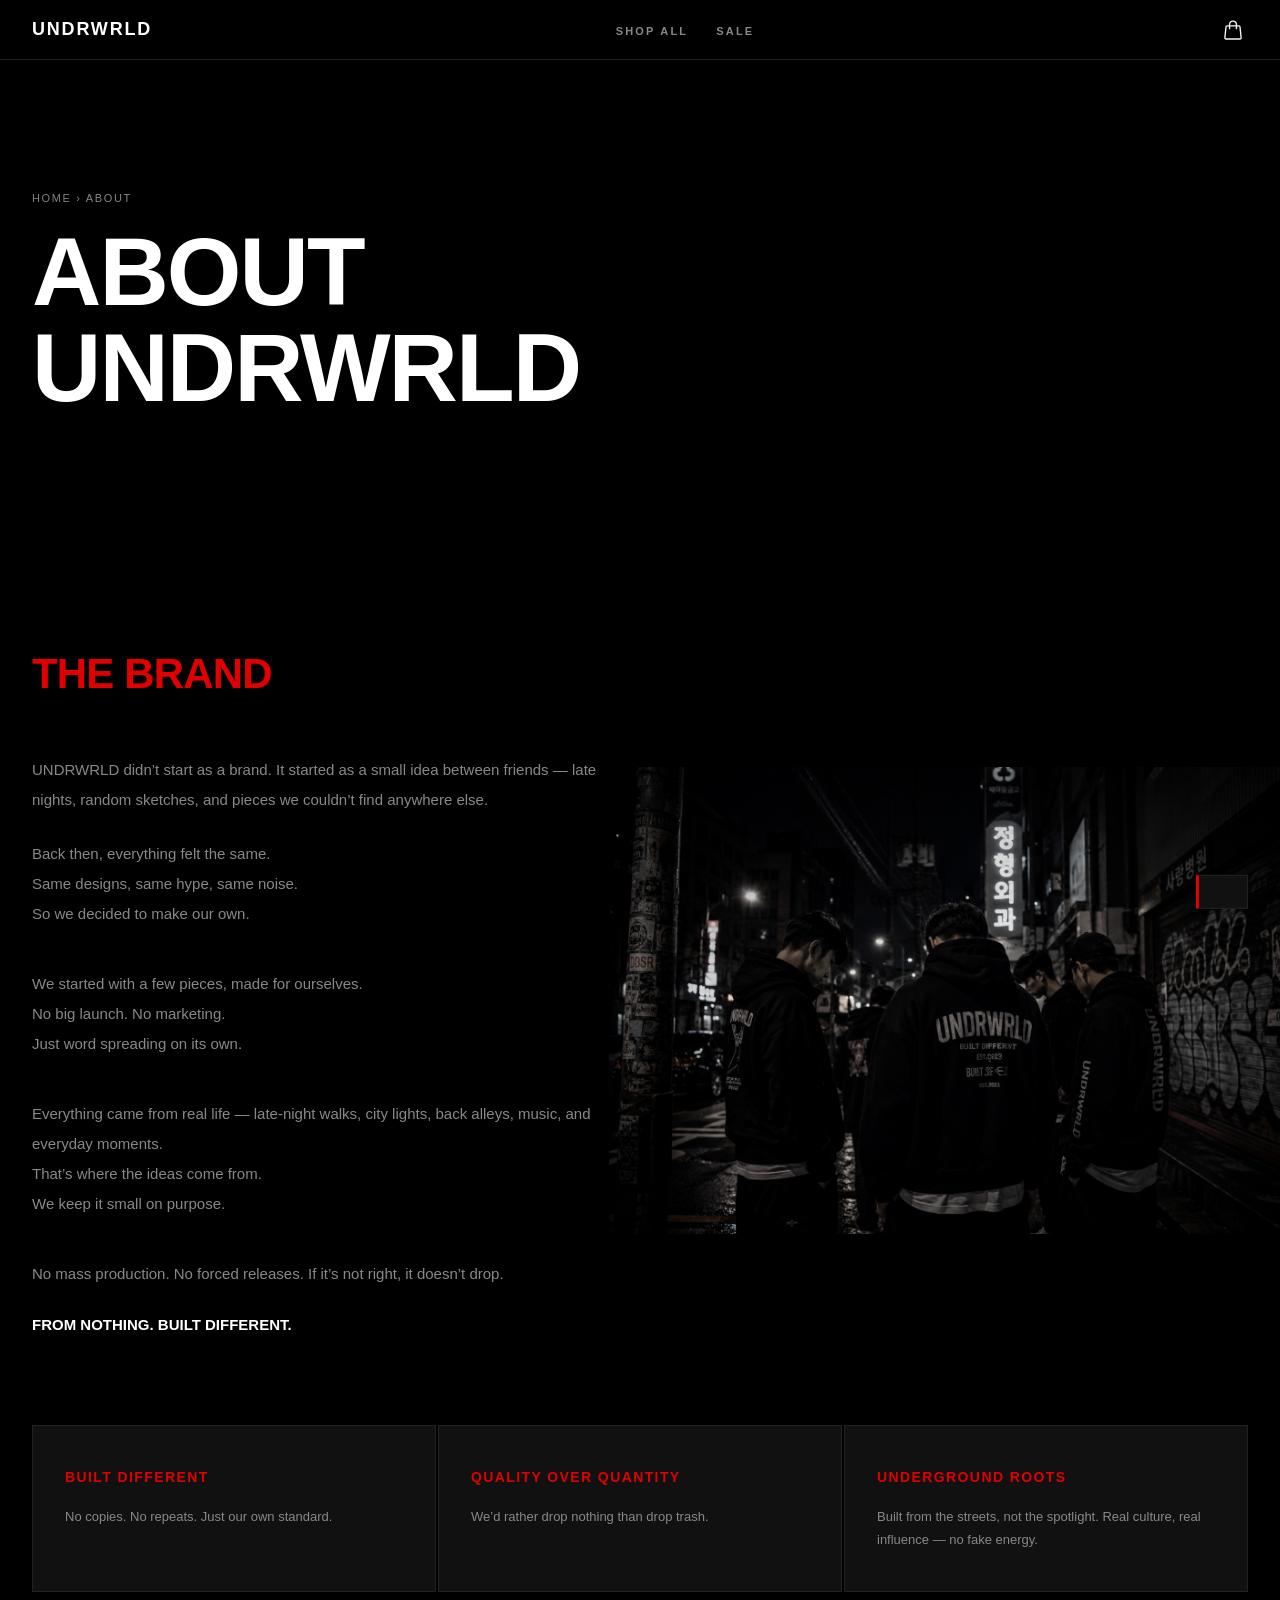
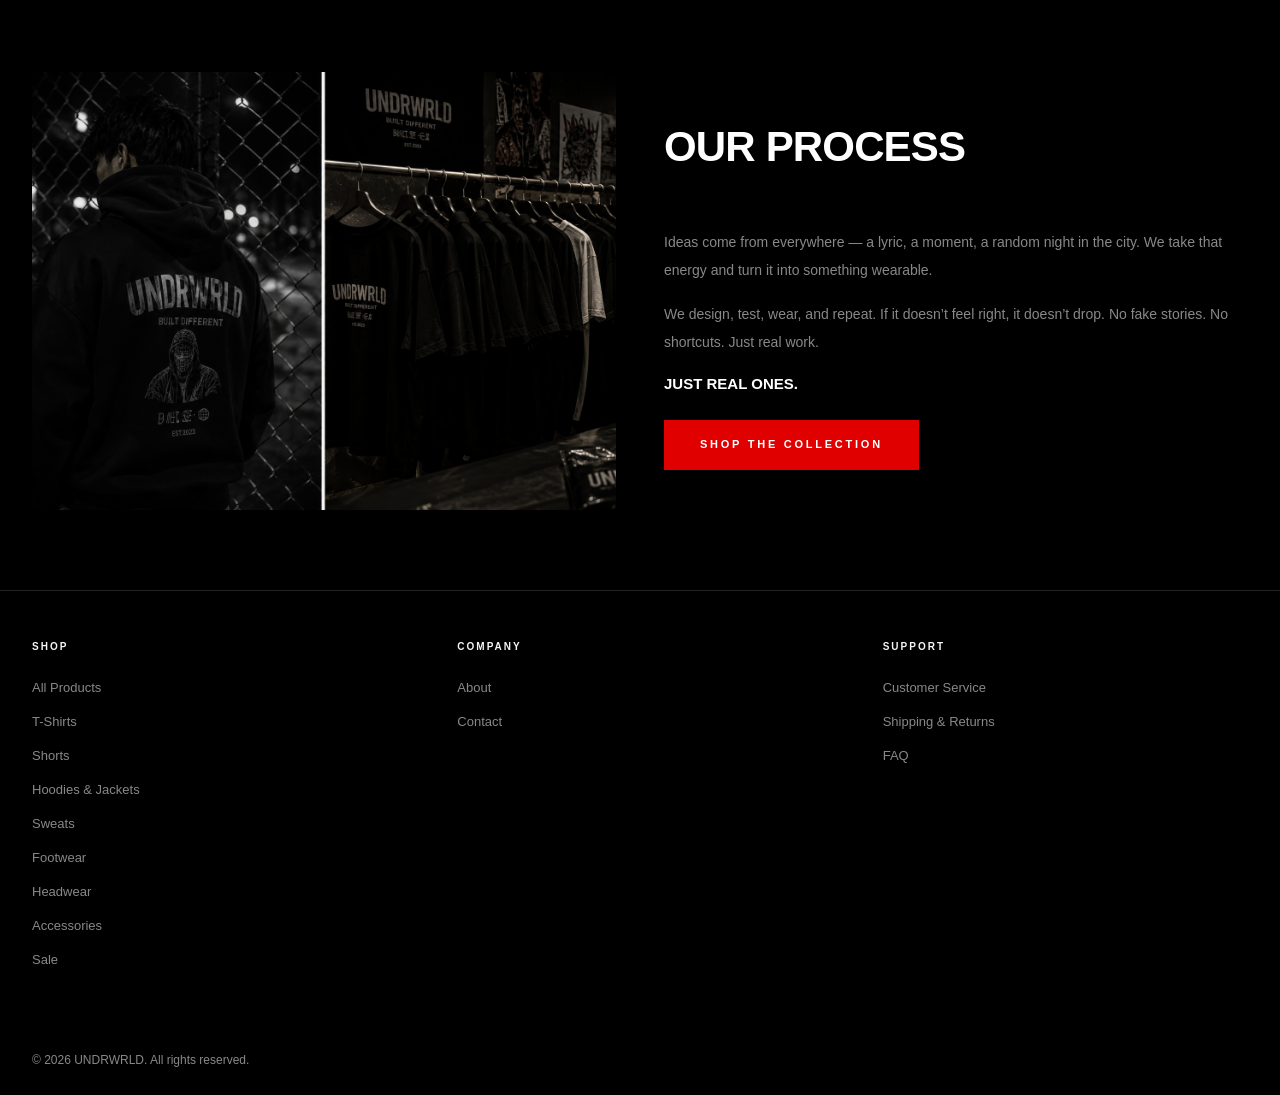
<file: about.html>
<!DOCTYPE html>
<html lang="en">
<head>
<meta charset="UTF-8">
<meta name="viewport" content="width=device-width, initial-scale=1.0">
<title>About — UNDRWRLD</title>
<link rel="stylesheet" href="style.css">
</head>
<body>
<nav id="navbar"></nav>

<div class="about-hero">
<div>
  <div class="breadcrumb" style="margin-bottom:16px;"><a href="index.html" style="color:rgba(255,255,255,.5);">Home</a> &rsaquo; About</div>
  <h1 style="font-family:var(--font-display);font-size:clamp(40px,8vw,96px);font-weight:700;text-transform:uppercase;letter-spacing:-.02em;line-height:1;">About<br>UNDRWRLD</h1>
</div>
</div>

<div class="about-body">
<div class="container">
<div style="margin-top:80px;display:grid;grid-template-columns:1fr 1fr;gap:60px;align-items:center;">

  <!-- LEFT TEXT -->
  <div>
    <h2 class="section-title" style="color:var(--primary);">The Brand</h2>

<div class="about-text">

  <p>
    UNDRWRLD didn’t start as a brand. It started as a small idea between friends — late nights, random sketches, and pieces we couldn’t find anywhere else.
  </p>
 
  <p>
    Back then, everything felt the same. <br>
    Same designs, same hype, same noise. <br>
     So we decided to make our own.
  </p>

  <p>
    We started with a few pieces, made for ourselves. <br>
    No big launch. No marketing. <br>
    Just word spreading on its own.
  </p>


  <p>
    Everything came from real life — late-night walks, city lights, back alleys, music, and everyday moments. <br>
    That’s where the ideas come from. <br>
      We keep it small on purpose.
  </p>

 
  <p>
    No mass production. No forced releases.
    If it’s not right, it doesn’t drop.
  </p>

</div>

  <p style="margin: 24px 0;font-weight:bold;color:#fff;">
  FROM NOTHING. BUILT DIFFERENT.
  </p>
  </div> 

  <!-- RIGHT IMAGE -->
  <div style="width:100%;height:100%;display:flex;align-items:center;justify-content:center;">
    <img src="UNDRWLRD IMAGE/UNDRWRLD.png" style="width:300%; max-width:700px; object-fit:cover;">
  </div>

</div>
</div>

<div class="about-values">
<div class="value-card">
<h3>Built Different</h3>
<p>No copies. No repeats. Just our own standard.</p>
</div>

<div class="value-card">
<h3>Quality Over Quantity</h3>
<p>We’d rather drop nothing than drop trash.</p>
</div>

<div class="value-card">
<h3>Underground Roots</h3>
<p>
Built from the streets, not the spotlight. Real culture, real influence — no fake energy.</p>
</div>
</div>


<div style="margin-top:80px;display:grid;grid-template-columns:1fr 1fr;gap:48px;align-items:center;">

  <!-- LEFT SIDE (IMAGE) -->
  <div style="aspect-ratio:4/3;overflow:hidden;">
    <img src="UNDRWLRD IMAGE/UNDRWRLD2.png" style="width:100%; height:100%;object-fit:cover;">
  </div>

  <!-- RIGHT SIDE (TEXT) -->
  <div>
    <h2 class="section-title">Our Process</h2>

    <p style="color:var(--muted);font-size:14px;line-height:2;">
      Ideas come from everywhere — a lyric, a moment, a random night in the city.
      We take that energy and turn it into something wearable.
    </p>

    <p style="color:var(--muted);font-size:14px;line-height:2;margin-top:16px;">
      We design, test, wear, and repeat. If it doesn’t feel right, it doesn’t drop.
      No fake stories. No shortcuts. Just real work.
    </p>

    <p style="margin-top:16px;font-weight:bold;color:#fff;">
      JUST REAL ONES.
    </p>

    <a href="shop.html" class="btn btn-primary" style="margin-top:24px;display:inline-flex;">
      Shop the Collection
    </a>
  </div>

</div>
</div>
</div>
</div>

<footer id="footer"></footer>
<div id="toast"></div>

<script src="js/data.js"></script>
<script src="js/utils.js"></script>
<script>
renderNavbar();
renderFooter();
</script>
</body>
</html>
</file>
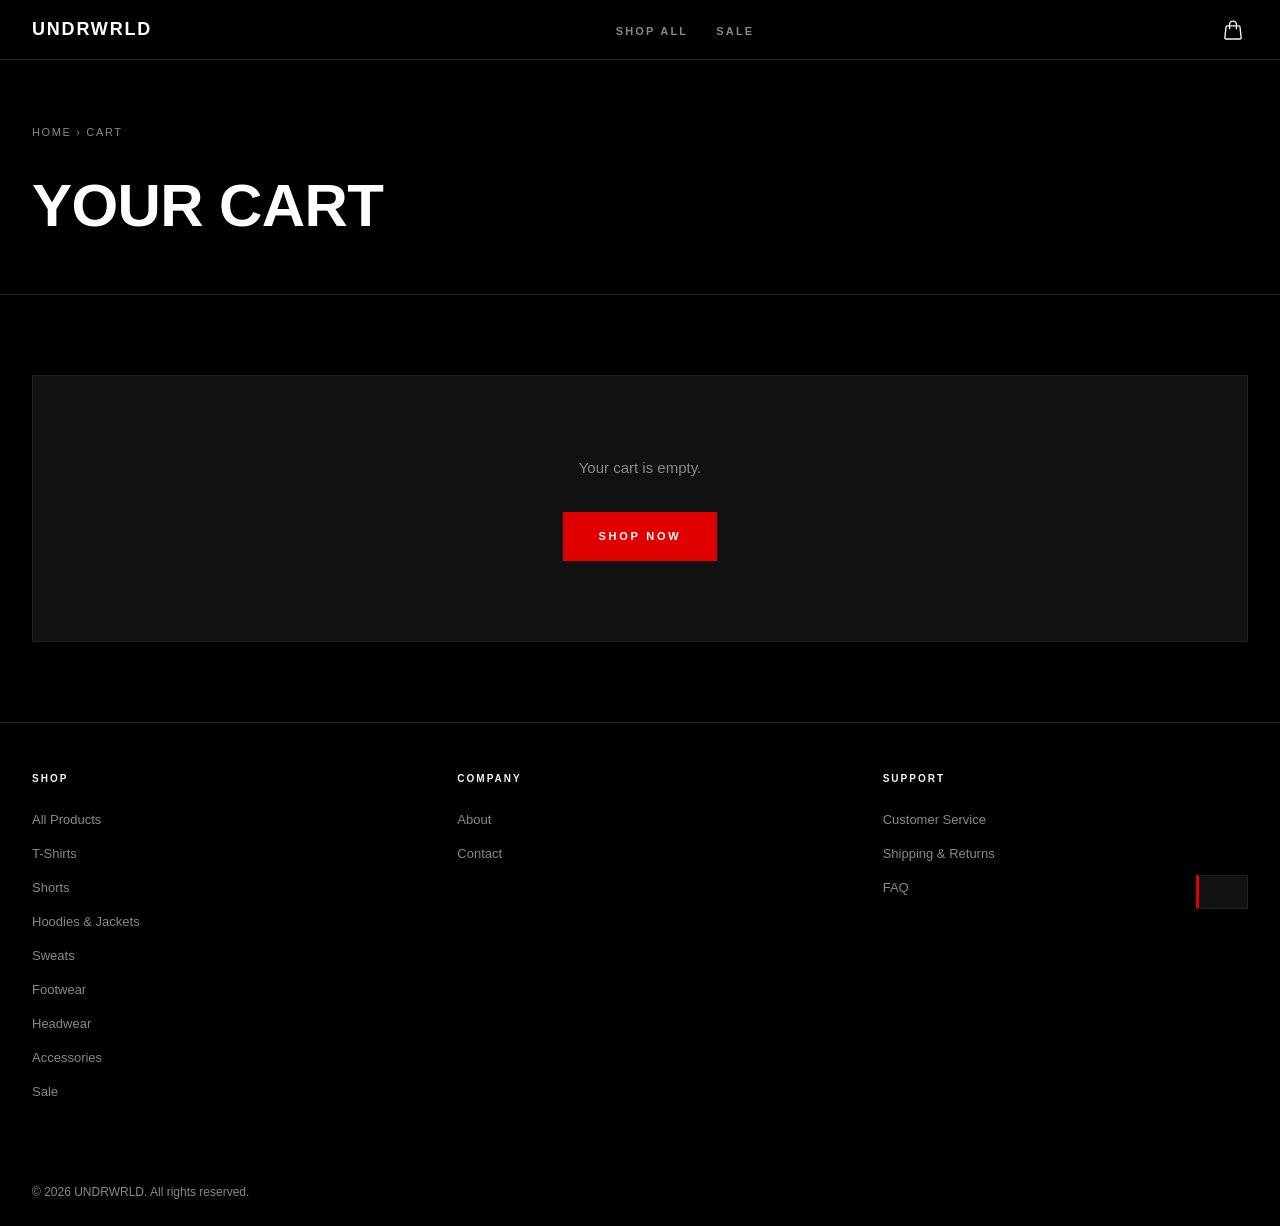
<file: cart.html>
<!DOCTYPE html>
<html lang="en">
<head>
<meta charset="UTF-8">
<meta name="viewport" content="width=device-width, initial-scale=1.0">
<title>Cart — UNDRWRLD</title>
<link rel="stylesheet" href="style.css">
</head>
<body>
<nav id="navbar"></nav>

<div class="page-header">
<div class="breadcrumb"><a href="index.html">Home</a> &rsaquo; Cart</div>
<h1 class="page-title">Your Cart</h1>
</div>

<section>
<div class="container">
<div id="cart-empty" class="empty-state" style="display:none;">
<p>Your cart is empty.</p>
<a href="shop.html" class="btn btn-primary">Shop Now</a>
</div>

<div id="cart-content" class="cart-layout" style="display:none;">
<!-- Items -->
<div>
<div class="cart-header">
<div>Product</div>
<div>Price</div>
<div style="text-align:center;">Qty</div>
<div>Total</div>
<div></div>
</div>
<div id="cart-items"></div>
</div>

<!-- Summary -->
<div class="order-summary-box">
<h3>Order Summary</h3>
<div class="summary-row"><span>Subtotal</span><span id="s-subtotal"></span></div>
<div class="summary-row"><span>Shipping</span><span style="color:var(--primary);font-size:10px;letter-spacing:.1em;text-transform:uppercase;">Calculated at checkout</span></div>
<div class="summary-total">
<span>Total</span>
<span id="s-total"></span>
</div>
<a href="checkout.html" class="btn btn-primary btn-full" style="margin-top:24px;display:flex;">Checkout</a>
<a href="shop.html" class="btn btn-ghost btn-full" style="margin-top:10px;display:flex;">Continue Shopping</a>
</div>
</div>
</div>
</section>

<footer id="footer"></footer>
<div id="toast"></div>

<script src="js/data.js"></script>
<script src="js/utils.js"></script>
<script>
renderNavbar();
renderFooter();
renderCart();

function renderCart() {
const cart = getCart();
const empty = document.getElementById('cart-empty');
const content = document.getElementById('cart-content');

if (cart.length === 0) {
empty.style.display = 'block';
content.style.display = 'none';
return;
}
empty.style.display = 'none';
content.style.display = 'grid';

const subtotal = getCartTotal();
document.getElementById('s-subtotal').textContent = fmt(subtotal);
document.getElementById('s-total').textContent = fmt(subtotal);

const itemsEl = document.getElementById('cart-items');
itemsEl.innerHTML = cart.map(item => `
<div class="cart-item">
<div class="cart-item-info">
<img class="cart-item-img" src="${item.image}" alt="${item.name}" onclick="location.href='product.html?id=${item.productId}'" style="cursor:pointer;">
<div>
<div class="cart-item-name">${item.name}</div>
<div class="cart-item-size">Size: ${item.size}</div>
</div>
</div>
<div class="cart-item-price">${fmt(item.price)}</div>
<div class="cart-item-qty">${item.qty}</div>
<div class="cart-item-total">${fmt(item.price * item.qty)}</div>
<button class="cart-remove" onclick="handleRemove('${item.key}', '${item.name}')" title="Remove">&times;</button>
</div>`).join('');
}

function handleRemove(key, name) {
removeFromCart(key);
showToast(`${name} removed`);
renderCart();
}
</script>
</body>
</html>
</file>
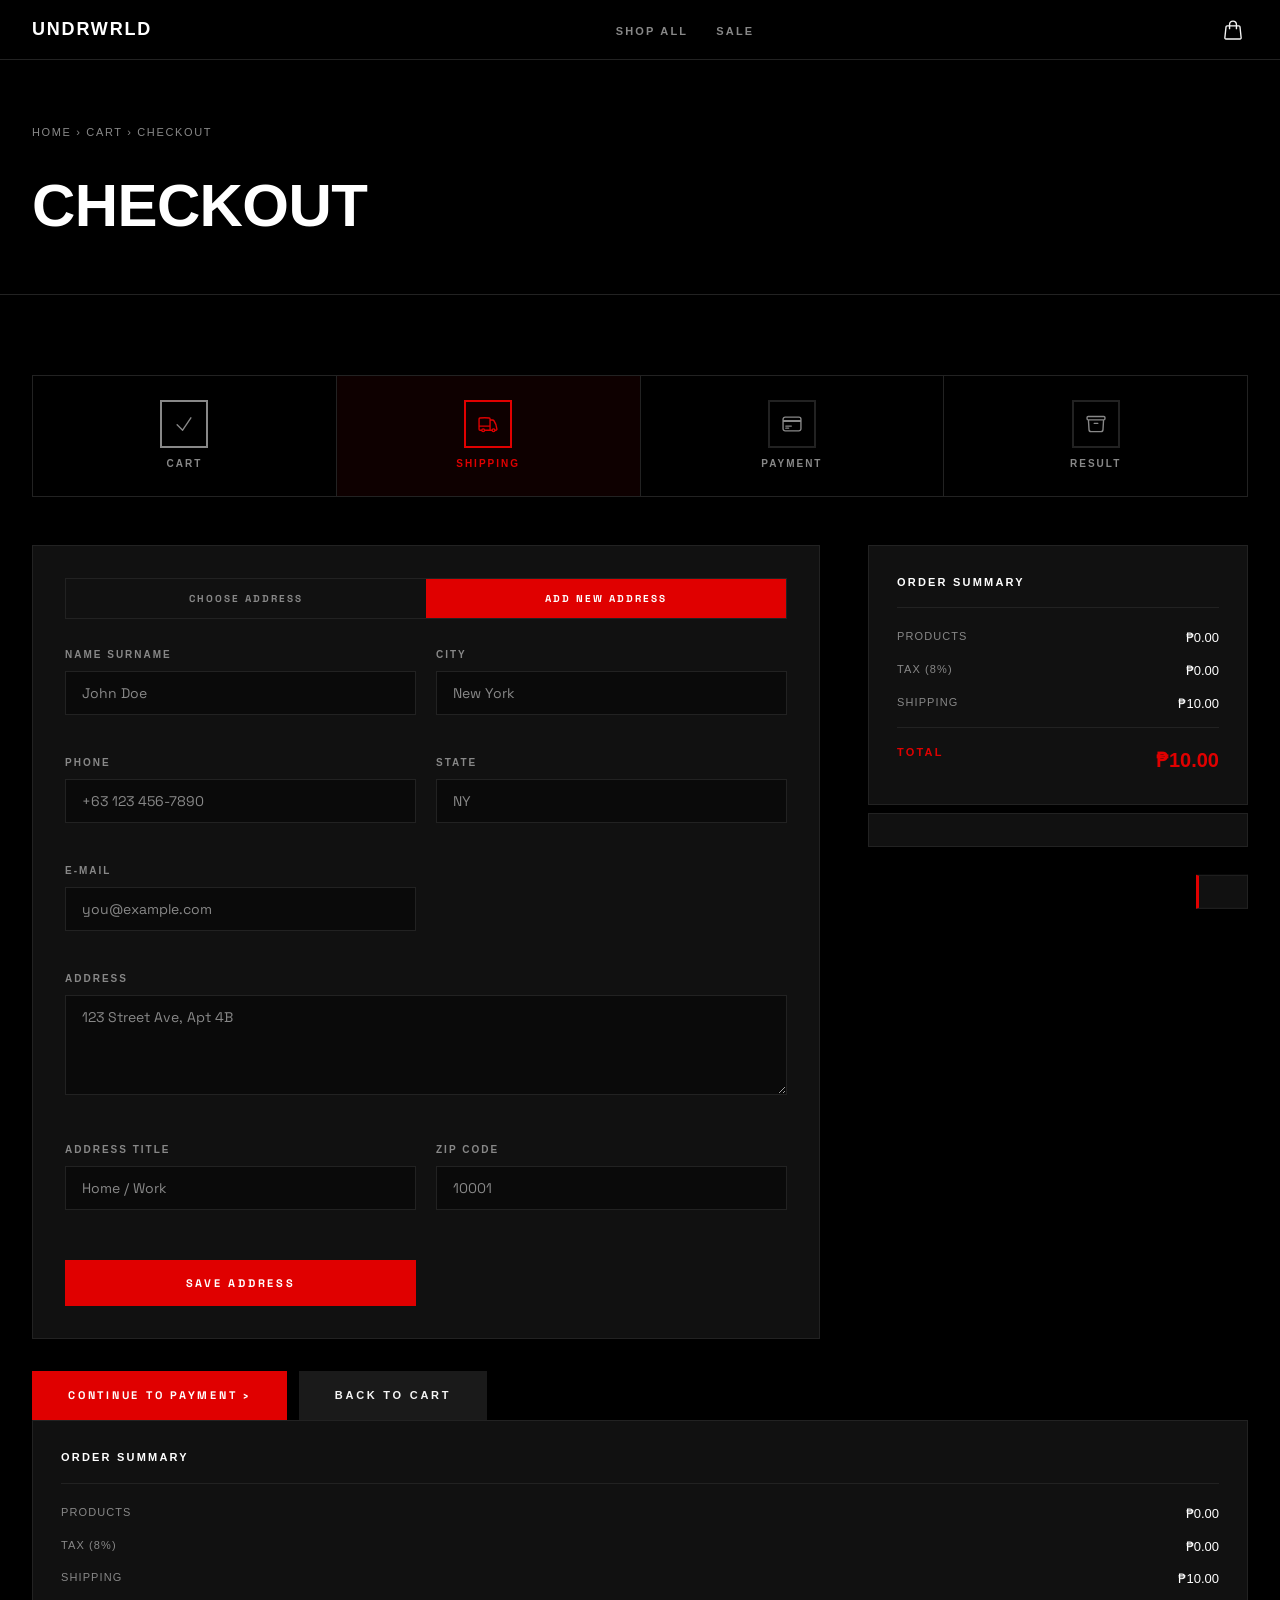
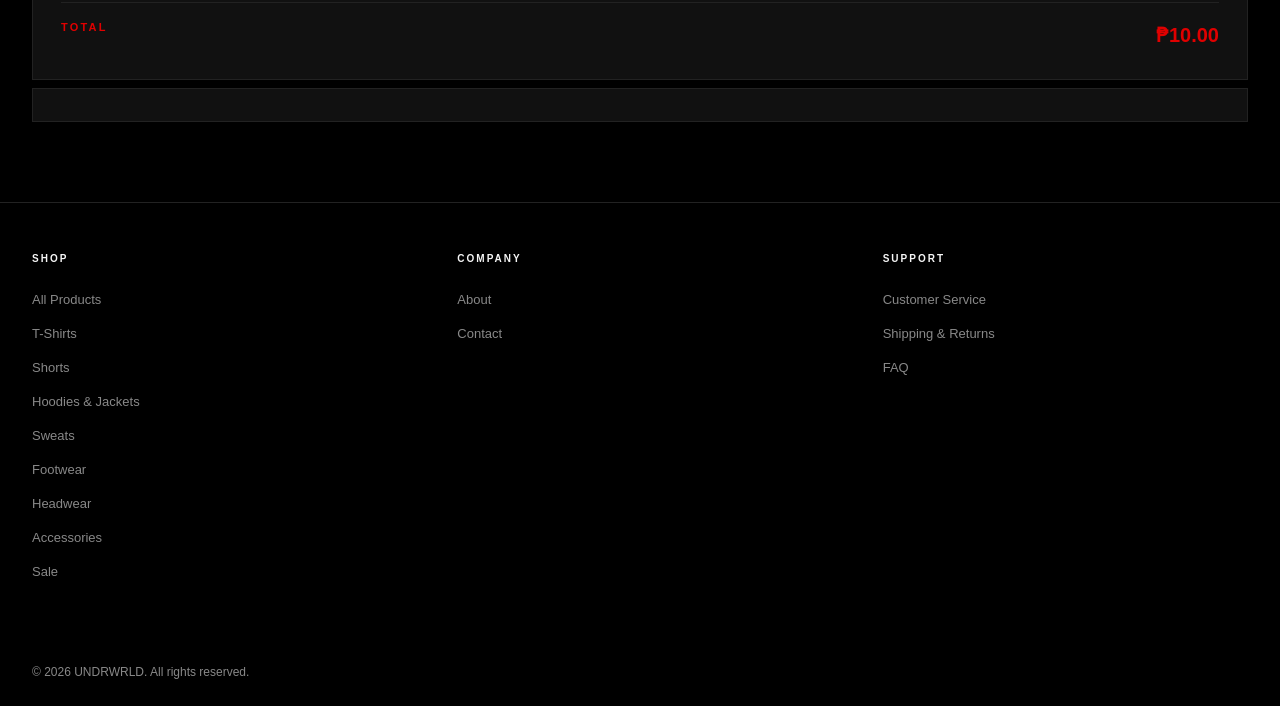
<file: checkout.html>
<!DOCTYPE html>
<html lang="en">
<head>
<meta charset="UTF-8">
<meta name="viewport" content="width=device-width, initial-scale=1.0">
<title>Checkout — UNDRWRLD</title>
<link rel="stylesheet" href="style.css">
</head>
<body>
<nav id="navbar"></nav>

<div class="page-header">
<div class="breadcrumb"><a href="index.html">Home</a> &rsaquo; <a href="cart.html">Cart</a> &rsaquo; Checkout</div>
<h1 class="page-title">Checkout</h1>
</div>

<section>
<div class="container">

<!-- STEP INDICATORS -->
<div class="checkout-steps">
<div class="step-item done" id="step-cart">
<div class="step-icon">
<svg xmlns="http://www.w3.org/2000/svg" fill="none" viewBox="0 0 24 24" stroke-width="1.5" stroke="currentColor"><path stroke-linecap="round" stroke-linejoin="round" d="M4.5 12.75l6 6 9-13.5"/></svg>
</div>
<div class="step-name">Cart</div>
</div>
<div class="step-item active" id="step-shipping">
<div class="step-icon">
<svg xmlns="http://www.w3.org/2000/svg" fill="none" viewBox="0 0 24 24" stroke-width="1.5" stroke="currentColor"><path stroke-linecap="round" stroke-linejoin="round" d="M8.25 18.75a1.5 1.5 0 01-3 0m3 0a1.5 1.5 0 00-3 0m3 0h6m-9 0H3.375a1.125 1.125 0 01-1.125-1.125V14.25m17.25 4.5a1.5 1.5 0 01-3 0m3 0a1.5 1.5 0 00-3 0m3 0h1.125c.621 0 1.129-.504 1.09-1.124a17.902 17.902 0 00-3.213-9.193 2.056 2.056 0 00-1.58-.86H14.25M16.5 18.75h-2.25m0-11.177v-.958c0-.568-.422-1.048-.987-1.106a48.554 48.554 0 00-10.026 0 1.106 1.106 0 00-.987 1.106v7.635m12-6.677v6.677m0 4.5v-4.5m0 0h-12"/></svg>
</div>
<div class="step-name">Shipping</div>
</div>
<div class="step-item" id="step-payment">
<div class="step-icon">
<svg xmlns="http://www.w3.org/2000/svg" fill="none" viewBox="0 0 24 24" stroke-width="1.5" stroke="currentColor"><path stroke-linecap="round" stroke-linejoin="round" d="M2.25 8.25h19.5M2.25 9h19.5m-16.5 5.25h6m-6 2.25h3m-3.75 3h15a2.25 2.25 0 002.25-2.25V6.75A2.25 2.25 0 0019.5 4.5h-15a2.25 2.25 0 00-2.25 2.25v10.5A2.25 2.25 0 004.5 19.5z"/></svg>
</div>
<div class="step-name">Payment</div>
</div>
<div class="step-item" id="step-result">
<div class="step-icon">
<svg xmlns="http://www.w3.org/2000/svg" fill="none" viewBox="0 0 24 24" stroke-width="1.5" stroke="currentColor"><path stroke-linecap="round" stroke-linejoin="round" d="M20.25 7.5l-.625 10.632a2.25 2.25 0 01-2.247 2.118H6.622a2.25 2.25 0 01-2.247-2.118L3.75 7.5M10 11.25h4M3.375 7.5h17.25c.621 0 1.125-.504 1.125-1.125v-1.5c0-.621-.504-1.125-1.125-1.125H3.375c-.621 0-1.125.504-1.125 1.125v1.5c0 .621.504 1.125 1.125 1.125z"/></svg>
</div>
<div class="step-name">Result</div>
</div>
</div>

<!-- SHIPPING STEP -->
<div id="view-shipping" class="checkout-layout">
<div>
<div class="checkout-section">
<div class="tab-bar">
<button class="tab-btn" id="tab-choose" onclick="setTab('choose')">Choose Address</button>
<button class="tab-btn active" id="tab-new" onclick="setTab('new')">Add New Address</button>
</div>

<div id="tab-choose-content" style="display:none;padding:48px 0;text-align:center;color:var(--muted);font-size:13px;text-transform:uppercase;letter-spacing:.1em;">
No saved addresses. Add a new one.
</div>

<div id="tab-new-content">
<div class="checkout-form">
<div class="form-group"><label class="form-label">Name Surname</label><input type="text" id="sh-name" placeholder="John Doe"></div>
<div class="form-group"><label class="form-label">City</label><input type="text" id="sh-city" placeholder="New York"></div>
<div class="form-group"><label class="form-label">Phone</label><input type="text" id="sh-phone" placeholder="+63 123 456-7890"></div>
<div class="form-group"><label class="form-label">State</label><input type="text" id="sh-state" placeholder="NY"></div>
<div class="form-group"><label class="form-label">E-Mail</label><input type="email" id="sh-email" placeholder="you@example.com"></div>
<div class="form-group span2"><label class="form-label">Address</label><textarea id="sh-address" rows="3" placeholder="123 Street Ave, Apt 4B"></textarea></div>
<div class="form-group"><label class="form-label">Address Title</label><input type="text" id="sh-title" placeholder="Home / Work"></div>
<div class="form-group"><label class="form-label">ZIP Code</label><input type="text" id="sh-zip" placeholder="10001"></div>

    <button type="button" class="btn btn-primary" onclick="saveAddress()" style="margin-top:10px;">
    Save Address
    </button>   

</div>
</div>
</div>
<div class="checkout-actions">
<button class="btn btn-primary" onclick="goToPayment()">Continue to Payment ›</button>
<a href="cart.html" class="btn btn-ghost">Back to Cart</a>
</div>
</div>
<div>
<div class="order-summary-box" id="summary-box"></div>
<div class="mini-cart-items" id="mini-cart"></div>
</div>
</div>

<!-- PAYMENT STEP -->
<div id="view-payment" class="checkout-layout" style="display:none;">
<div>
<div class="checkout-section">
<div style="display:flex;align-items:center;gap:12px;margin-bottom:28px;padding-bottom:20px;border-bottom:1px solid var(--border);">
<svg xmlns="http://www.w3.org/2000/svg" fill="none" viewBox="0 0 24 24" stroke-width="1.5" stroke="var(--primary)" width="20" height="20"><path stroke-linecap="round" stroke-linejoin="round" d="M2.25 8.25h19.5M2.25 9h19.5m-16.5 5.25h6m-6 2.25h3m-3.75 3h15a2.25 2.25 0 002.25-2.25V6.75A2.25 2.25 0 0019.5 4.5h-15a2.25 2.25 0 00-2.25 2.25v10.5A2.25 2.25 0 004.5 19.5z"/></svg>
            <span style="font-size:11px;font-weight:700;letter-spacing:.2em;text-transform:uppercase;">Payment Method</span>
</div>
<div style="margin-bottom:20px;">
    <label class="form-label">Select Payment Method</label>

    <select id="payment-method" onchange="togglePaymentMethod()" style="width:100%;padding:12px;">
    <option value="card">Credit / Debit Card</option>
    <option value="cod">Cash on Delivery (COD)</option>
    <option value="gcash">GCash</option>
    </select>
    </div>
<div id="card-fields" style="display:flex; flex-direction:column; gap:20px;">
  
  <div class="form-group">
    <label class="form-label">Name on Card</label>
    <input type="text" id="pay-name" placeholder="John Doe">
  </div>

  <div class="form-group">
    <label class="form-label">Card Number</label>
    <input type="text" id="pay-number" placeholder="0000 0000 0000 0000">
  </div>

  <div style="display:grid;grid-template-columns:1fr 1fr;gap:20px;">
    <div class="form-group">
      <label class="form-label">Expiry</label>
      <input type="text" id="pay-expiry" placeholder="MM/YY">
    </div>

    <div class="form-group">
      <label class="form-label">CVV</label>
      <input type="text" id="pay-cvv" placeholder="000">
    </div>
  </div>
</div>

    <p style="font-size:11px;color:var(--muted);">Your payment information is encrypted and secure. We do not store card details.</p>

        <!-- COD -->
<div id="cod-info" style="display:none; font-size:13px; color:var(--muted);">
Cash on Delivery selected. Please prepare the exact amount upon delivery.
</div>

        <!-- GCASH -->
<div id="gcash-info" style="display:none;">

  <p><strong>GCash Number:</strong> 09XXXXXXXXX</p>
  <p><strong>Name:</strong> UNDRWRLD</p>

  <div class="form-group">
    <label class="form-label">Upload Payment Screenshot</label>
    <input type="file" id="gcash-proof" accept="image/*">
  </div>
</div>

</div>
</div>
<div class="checkout-actions">
    <button class="btn btn-primary" onclick="placeOrder()">Place Order ›</button>
    <button class="btn btn-ghost" onclick="goToShipping()">Back to Shipping</button>
    </div>
</div>
<div>
    <div class="order-summary-box" id="summary-box-2"></div>
    <div class="mini-cart-items" id="mini-cart-2"></div>
</div>
</div>

        <!-- RESULT STEP -->
<div id="view-result" style="display:none;">
<div class="result-wrap">
<div class="result-icon">
<svg xmlns="http://www.w3.org/2000/svg" fill="none" viewBox="0 0 24 24" stroke-width="2" stroke="currentColor"><path stroke-linecap="round" stroke-linejoin="round" d="M4.5 12.75l6 6 9-13.5"/></svg>
</div>
    <h2 class="result-title">Order Confirmed</h2>
    <p class="result-order" id="order-number"></p>
    <p class="result-msg">Your order has been placed successfully. You will receive a confirmation email shortly. Thank you for shopping with UNDRWRLD.</p>
    <div class="result-actions">
    <a href="shop.html" class="btn btn-primary btn-lg">Continue Shopping</a>
    <a href="index.html" class="btn btn-ghost btn-lg">Back to Home</a>
    </div>
</div>
</div>

</div>
</section>

<footer id="footer"></footer>
<div id="toast"></div>

<script src="js/data.js"></script>
<script src="js/utils.js"></script>
<script>
renderNavbar();
renderFooter();

const TAX = 0.08;
const SHIP = 10;

function summaryHTML(id) {
    const cart = getCart();
    const subtotal = getCartTotal();
    const tax = subtotal * TAX;
    const total = subtotal + tax + SHIP;
return `
<h3>Order Summary</h3>
    <div class="summary-row"><span>Products</span><span>${fmt(subtotal)}</span></div>
    <div class="summary-row"><span>Tax (8%)</span><span>${fmt(tax)}</span></div>
    <div class="summary-row"><span>Shipping</span><span>${fmt(SHIP)}</span></div>
    <div class="summary-total"><span>Total</span><span>${fmt(total)}</span></div>`;
}

function miniCartHTML() {
const cart = getCart();
    if (!cart.length) return '';
    return `<h4>Items (${getCartCount()})</h4>` +
    cart.map(i => `
    <div class="mini-cart-item">
    <img src="${i.image}" alt="${i.name}">
<div>
    <div class="mini-cart-item-name">${i.name}</div>
    <div class="mini-cart-item-sub">Size: ${i.size} · Qty: ${i.qty}</div>
    <div class="mini-cart-item-price">${fmt(i.price * i.qty)}</div>
</div>
</div>`).join('');
}

function initSummaries() {
    document.getElementById('summary-box').innerHTML = summaryHTML();
    document.getElementById('mini-cart').innerHTML = miniCartHTML();
    document.getElementById('summary-box-2').innerHTML = summaryHTML();
    document.getElementById('mini-cart-2').innerHTML = miniCartHTML();
    }

initSummaries();
togglePaymentMethod();
loadSavedAddresses();

function setTab(t) {
    document.getElementById('tab-choose').classList.toggle('active', t === 'choose');
    document.getElementById('tab-new').classList.toggle('active', t === 'new');
    document.getElementById('tab-choose-content').style.display = t === 'choose' ? 'block' : 'none';
    document.getElementById('tab-new-content').style.display = t === 'new' ? 'block' : 'none';
}

function saveAddress() {
  const address = {
    name: document.getElementById('sh-name').value,
    city: document.getElementById('sh-city').value,
    phone: document.getElementById('sh-phone').value,
    state: document.getElementById('sh-state').value,
    email: document.getElementById('sh-email').value,
    address: document.getElementById('sh-address').value,
    title: document.getElementById('sh-title').value,
    zip: document.getElementById('sh-zip').value
  };

  if (!address.name || !address.city || !address.address) {
    showToast("PLEASE FILL IN ALL REQUIRED FIELDS");
    return;
  }

  let saved = JSON.parse(localStorage.getItem('addresses')) || [];
  saved.push(address);
  localStorage.setItem('addresses', JSON.stringify(saved));

  showToast("Address saved!");
  loadSavedAddresses();
}
 
function loadSavedAddresses() {
  const container = document.getElementById('tab-choose-content');
  const saved = JSON.parse(localStorage.getItem('addresses')) || [];

  if (!saved.length) {
    container.innerHTML = "No saved addresses. Add a new one.";
    return;
  }

  container.innerHTML = saved.map((a, i) => `
    <div style="border:1px solid #333;padding:12px;margin-bottom:10px;">
      
      <div onclick="selectAddress(${i})" style="cursor:pointer;">
        <strong>${a.title || 'Address'}</strong><br>
        ${a.name} - ${a.phone}<br>
        ${a.address}, ${a.city}, ${a.state} ${a.zip}
      </div>

      <div style="margin-top:10px; display:flex; gap:10px;">
        <button onclick="editAddress(${i})" class="btn btn-ghost">Edit</button>
        <button onclick="deleteAddress(${i})" class="btn btn-ghost">Delete</button>
      </div>

    </div>
  `).join('');
}

function deleteAddress(index) {
  let saved = JSON.parse(localStorage.getItem('addresses')) || [];

  saved.splice(index, 1); // remove
  localStorage.setItem('addresses', JSON.stringify(saved));

  showToast("Address deleted");
  loadSavedAddresses();
}

function editAddress(index) {
  const saved = JSON.parse(localStorage.getItem('addresses')) || [];
  const a = saved[index];

  // fill form
  document.getElementById('sh-name').value = a.name;
  document.getElementById('sh-city').value = a.city;
  document.getElementById('sh-phone').value = a.phone;
  document.getElementById('sh-state').value = a.state;
  document.getElementById('sh-email').value = a.email;
  document.getElementById('sh-address').value = a.address;
  document.getElementById('sh-title').value = a.title;
  document.getElementById('sh-zip').value = a.zip;

  // remove old entry so it can be replaced on save
  saved.splice(index, 1);
  localStorage.setItem('addresses', JSON.stringify(saved));

  setTab('new');
  showToast("Edit your address then click Save");
}


function selectAddress(index) {
  const saved = JSON.parse(localStorage.getItem('addresses')) || [];
  const a = saved[index];

  document.getElementById('sh-name').value = a.name;
  document.getElementById('sh-city').value = a.city;
  document.getElementById('sh-phone').value = a.phone;
  document.getElementById('sh-state').value = a.state;
  document.getElementById('sh-email').value = a.email;
  document.getElementById('sh-address').value = a.address;
  document.getElementById('sh-title').value = a.title;
  document.getElementById('sh-zip').value = a.zip;

  setTab('new');
  showToast("Address selected!");
}

function setStep(s) {
    ['cart','shipping','payment','result'].forEach((name, i) => {
    const el = document.getElementById('step-' + name);
    el.className = 'step-item';
    if (name === s) el.classList.add('active');
    else if (['cart','shipping','payment','result'].indexOf(name) < ['cart','shipping','payment','result'].indexOf(s)) el.classList.add('done');
});
    document.getElementById('view-shipping').style.display = s === 'shipping' ? 'grid' : 'none';
    document.getElementById('view-payment').style.display = s === 'payment' ? 'grid' : 'none';
    document.getElementById('view-result').style.display = s === 'result' ? 'block' : 'none';
}

function goToPayment() {
    const name = document.getElementById('sh-name').value.trim();
    const city = document.getElementById('sh-city').value.trim();
    const email = document.getElementById('sh-email').value.trim();
    const address = document.getElementById('sh-address').value.trim();
    const zip = document.getElementById('sh-zip').value.trim();
    if (!name || !city || !email || !address || !zip) {
    showToast('Please fill in all required fields');
return;
}
setStep('payment');
window.scrollTo({ top: 0, behavior: 'smooth' });
}


function togglePaymentMethod() {
  const method = document.getElementById('payment-method').value;

  const card = document.getElementById('card-fields');
  const cod = document.getElementById('cod-info');
  const gcash = document.getElementById('gcash-info');

  card.style.display = 'none';
  cod.style.display = 'none';
  gcash.style.display = 'none';

  if (method === 'card') {
    card.style.display = 'flex';
  }

  if (method === 'cod') {
    cod.style.display = 'block';
  }

  if (method === 'gcash') {
    gcash.style.display = 'block';
  }
}

function goToShipping() {
setStep('shipping');
window.scrollTo({ top: 0, behavior: 'smooth' });
}

function placeOrder() {
  const method = document.getElementById('payment-method').value;

  // CARD VALIDATION
  if (method === 'card') {
    const pname = document.getElementById('pay-name').value.trim();
    const pnum = document.getElementById('pay-number').value.replace(/\s/g,'');
    const exp = document.getElementById('pay-expiry').value.trim();
    const cvv = document.getElementById('pay-cvv').value.trim();

    if (!pname || pnum.length < 16 || exp.length < 5 || cvv.length < 3) {
      showToast('PLEASE FILL IN ALL CARD DETAILS');
      return;
    }
  }

  
  if (method === 'gcash') {
    const fileInput = document.getElementById('gcash-proof');

    
    if (!fileInput || fileInput.files.length === 0) {
      showToast('UPLOAD GCASH PAYMENT SCREENSHOT');
      return; // 
    }
  }

  //  PROCEED ORDER
  const orderNo = 'UW-' + Math.floor(100000 + Math.random() * 900000);
  document.getElementById('order-number').textContent = 'Order #' + orderNo;

  saveCart([]);
  setStep('result');

  window.scrollTo({ top: 0, behavior: 'smooth' });
}

function formatCardNumber(el) {
el.value = el.value.replace(/\D/g,'').slice(0,16).replace(/(.{4})/g,'$1 ').trim();
}

function formatExpiry(el) {
el.value = el.value.replace(/\D/g,'').slice(0,4).replace(/^(\d{2})(\d)/, '$1/$2');
}
</script>
</body>
</html>
</file>
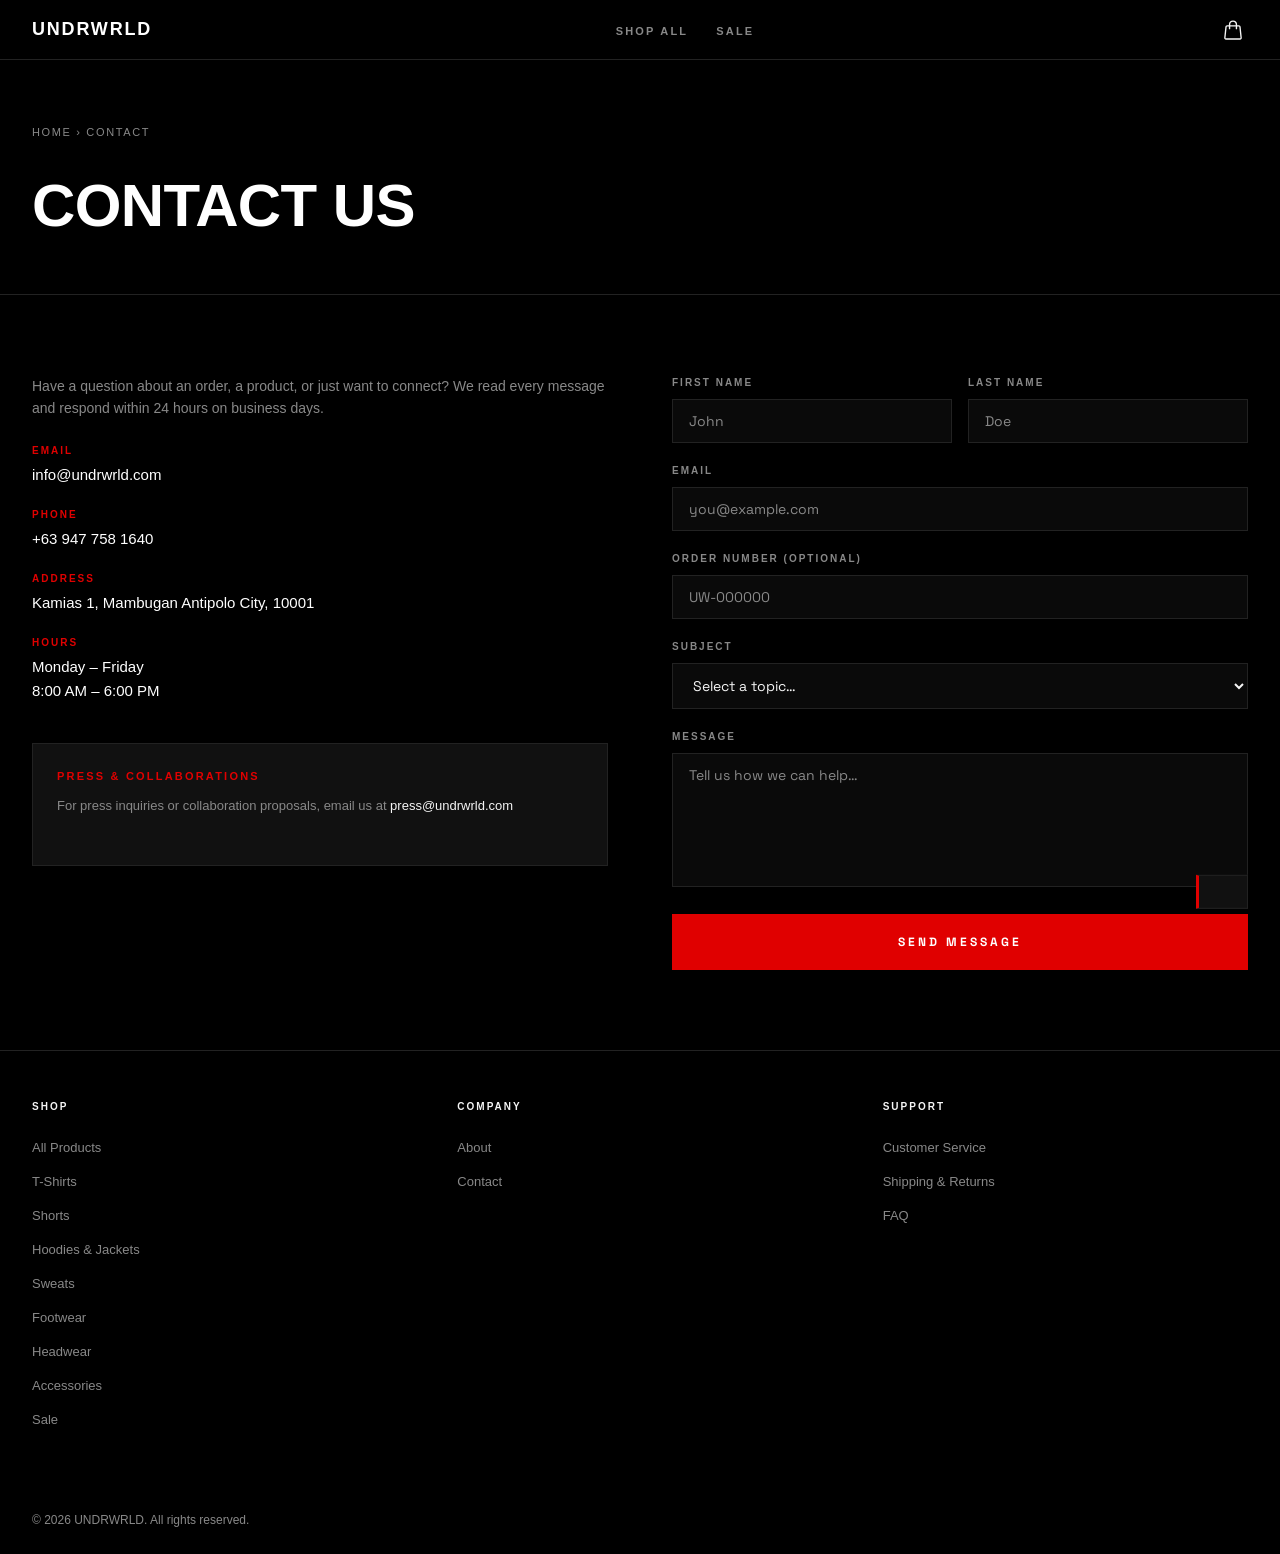
<file: contact.html>
<!DOCTYPE html>
<html lang="en">
<head>
<meta charset="UTF-8">
<meta name="viewport" content="width=device-width, initial-scale=1.0">
<title>Contact — UNDRWRLD</title>
<link rel="stylesheet" href="style.css">
</head>
<body>
<nav id="navbar"></nav>

<div class="page-header">
<div class="breadcrumb"><a href="index.html">Home</a> &rsaquo; Contact</div>
<h1 class="page-title">Contact Us</h1>
</div>

<section>
<div class="container">
<div class="contact-grid">
<div class="contact-info">

<p>Have a question about an order, a product, or just want to connect? We read every message and respond within 24 hours on business days.</p>

<div class="contact-detail"><strong>Email</strong>info@undrwrld.com</div>

<div class="contact-detail"><strong>Phone</strong>+63 947 758 1640</div>

<div class="contact-detail"><strong>Address</strong>Kamias 1, Mambugan Antipolo City, 10001</div>

<div class="contact-detail"><strong>Hours</strong>Monday – Friday<br>8:00 AM – 6:00 PM </div>

<div style="margin-top:40px;padding:24px;background:var(--bg-card);border:1px solid var(--border);">

<p style="font-size:11px;font-weight:700;letter-spacing:.2em;text-transform:uppercase;color:var(--primary);margin-bottom:8px;">Press & Collaborations</p>

<p style="font-size:13px;color:var(--muted);line-height:1.8;">For press inquiries or collaboration proposals, email us at <span style="color:var(--text);">press@undrwrld.com</span></p>
</div>
</div>

<form onsubmit="handleContact(event)">
<div class="form-row">
    <div class="form-group"><label class="form-label">First Name</label><input type="text" placeholder="John" required></div>
    <div class="form-group"><label class="form-label">Last Name</label><input type="text" placeholder="Doe" required></div>
</div>
    <div class="form-group"><label class="form-label">Email</label><input type="email" placeholder="you@example.com" required></div>
    <div class="form-group"><label class="form-label">Order Number (Optional)</label><input type="text" placeholder="UW-000000"></div>
    <div class="form-group">
<label class="form-label">Subject</label>
<select>
    <option value="">Select a topic…</option>
    <option>Order inquiry</option>
    <option>Shipping / tracking</option>
    <option>Returns & exchanges</option>
    <option>Product question</option>
    <option>Press / collaboration</option>
    <option>Other</option>
</select>
</div>
    <div class="form-group"><label class="form-label">Message</label><textarea rows="6" placeholder="Tell us how we can help…" required></textarea></div>
    <button type="submit" class="btn btn-primary btn-lg" style="width:100%;">Send Message</button>
</form>
</div>
</div>
</section>

<footer id="footer"></footer>
<div id="toast"></div>

<script src="js/data.js"></script>
<script src="js/utils.js"></script>
<script>
renderNavbar();
renderFooter();

function handleContact(e) {
e.preventDefault();
showToast('Message sent! We will get back to you within 24 hours.');
e.target.reset();
}
</script>
</body>
</html>
</file>
<file: style.css>
@import url('https://fonts.googleapis.com/css2?family=Space+Grotesk:wght@300;400;500;600;700&family=Syncopate:wght@400;700&display=swap');

*, *::before, *::after { box-sizing: border-box; margin: 0; padding: 0; }

:root {
--bg: #0a0a0a;
--bg-card: #111111;
--bg-secondary: #1a1a1a;
--border: #222222;
--text: #f5f5f5;
--muted: #888888;
--primary: #e00000;
--primary-hover: #c00000;
--font-body: 'Space Grotesk', sans-serif;
--font-display: 'Syncopate', sans-serif;
}

html { scroll-behavior: smooth; }

body {
background: var(--bg);
color: var(--text);
font-family: var(--font-body);
font-size: 15px;
line-height: 1.6;
min-height: 100vh;
}

a { color: inherit; text-decoration: none; }
img { display: block; width: 100%; }
button { cursor: pointer; font-family: var(--font-body); }
input, textarea, select {
font-family: var(--font-body);
background: var(--bg);
color: var(--text);
border: 1px solid var(--border);
padding: 12px 16px;
font-size: 14px;
width: 100%;
outline: none;
transition: border-color .2s;
border-radius: 0;
}
input:focus, textarea:focus, select:focus { border-color: var(--primary); }
input::placeholder, textarea::placeholder { color: var(--muted); }

/* ─── NAVBAR ─── */
#navbar {
position: sticky;
top: 0;
z-index: 100;
background: #000;
border-bottom: 1px solid var(--border);
display: flex;
align-items: center;
justify-content: space-between;
padding: 0 32px;
height: 60px;
gap: 32px;
}

.nav-logo {
font-family: var(--font-display);
font-size: 18px;
font-weight: 700;
letter-spacing: .1em;
white-space: nowrap;
}

.nav-links {
display: flex;
gap: 28px;
list-style: none;
flex: 1;
justify-content: center;
}

.nav-links a {
font-size: 11px;
font-weight: 700;
letter-spacing: .2em;
text-transform: uppercase;
color: var(--muted);
transition: color .2s;
}
.nav-links a:hover { color: var(--text); }

.nav-cart {
position: relative;
background: none;
border: none;
color: var(--text);
padding: 4px;
display: flex;
align-items: center;
}
.nav-cart svg { width: 22px; height: 22px; }
.cart-badge {
position: absolute;
top: -4px;
right: -6px;
background: var(--primary);
color: #fff;
font-size: 10px;
font-weight: 700;
width: 18px;
height: 18px;
border-radius: 50%;
display: flex;
align-items: center;
justify-content: center;
display: none;
}
.cart-badge.show { display: flex; }

/* ─── HERO ─── */
.hero {
position: relative;
height: calc(100vh - 60px);
min-height: 520px;
display: flex;
flex-direction: column;
align-items: center;
justify-content: center;
text-align: center;
padding: 48px 32px;
overflow: hidden;
background: radial-gradient(ellipse at center, #1a0000 0%, #0a0a0a 70%);
}

.hero::before {
content: '';
position: absolute;
inset: 0;
background: url('https://images.unsplash.com/photo-1523398002811-999ca8dec234?w=1600&q=60') center/cover no-repeat;
opacity: .08;
}

.hero-title {
font-family: var(--font-display);
font-size: clamp(60px, 15vw, 150px);
font-weight: 700;
letter-spacing: -.02em;
line-height: 1;
text-transform: uppercase;
position: relative;
margin-bottom: 24px;
}

.hero-sub {
font-size: 12px;
font-weight: 700;
letter-spacing: .3em;
text-transform: uppercase;
color: var(--muted);
margin-bottom: 40px;
position: relative;
}

.hero-btns {
display: flex;
gap: 16px;
flex-wrap: wrap;
justify-content: center;
position: relative;
}

/* ─── BUTTONS ─── */
.btn {
display: inline-flex;
align-items: center;
justify-content: center;
gap: 8px;
padding: 16px 36px;
font-size: 11px;
font-weight: 700;
letter-spacing: .25em;
text-transform: uppercase;
border: none;
transition: all .2s;
cursor: pointer;
white-space: nowrap;
border-radius: 0;
}
.btn-primary { background: var(--primary); color: #fff; }
.btn-primary:hover { background: var(--primary-hover); }
.btn-outline { background: transparent; color: var(--text); border: 2px solid var(--text); }
.btn-outline:hover { background: var(--text); color: var(--bg); }
.btn-ghost { background: var(--bg-secondary); color: var(--text); }
.btn-ghost:hover { background: #2a2a2a; }
.btn-sm { padding: 10px 20px; font-size: 10px; }
.btn-lg { padding: 20px 48px; font-size: 12px; }
.btn-full { width: 100%; }
.btn:disabled { opacity: .4; cursor: not-allowed; }

/* ─── SECTIONS ─── */
section { padding: 80px 32px; }
.container { max-width: 1280px; margin: 0 auto; }

.section-title {
font-family: var(--font-display);
font-size: clamp(24px, 4vw, 42px);
font-weight: 700;
letter-spacing: -.02em;
text-transform: uppercase;
margin-bottom: 48px;
}

/* ─── FEATURED COLLECTIONS ─── */
.collections-grid {
display: grid;
grid-template-columns: repeat(auto-fill, minmax(160px, 1fr));
gap: 2px;
}

.collection-card {
position: relative;
aspect-ratio: 1;
overflow: hidden;
cursor: pointer;
display: block;
}
.collection-card img {
width: 100%;
height: 100%;
object-fit: cover;
transition: transform .4s;
}
.collection-card:hover img { transform: scale(1.06); }
.collection-card .overlay {
position: absolute;
inset: 0;
background: linear-gradient(to top, rgba(0,0,0,.8) 0%, transparent 60%);
display: flex;
flex-direction: column;
justify-content: flex-end;
padding: 16px;
}
.collection-card .overlay span {
font-size: 11px;
font-weight: 700;
letter-spacing: .2em;
text-transform: uppercase;
color: #fff;
}
.collection-card .overlay small {
font-size: 10px;
color: rgba(255,255,255,.6);
}

/* ─── PRODUCT GRID ─── */
.filter-bar {
display: flex;
gap: 4px;
flex-wrap: wrap;
margin-bottom: 36px;
}
.filter-btn {
padding: 8px 18px;
font-size: 10px;
font-weight: 700;
letter-spacing: .2em;
text-transform: uppercase;
background: var(--bg-card);
color: var(--muted);
border: 1px solid var(--border);
transition: all .2s;
border-radius: 0;
}
.filter-btn:hover { color: var(--text); border-color: #444; }
.filter-btn.active { background: var(--primary); color: #fff; border-color: var(--primary); }

.products-grid {
display: grid;
grid-template-columns: repeat(4, 1fr);
gap: 2px;
}

.product-card {
background: var(--bg-card);
cursor: pointer;
position: relative;
transition: transform .2s;
display: flex;
flex-direction: column;
}
.product-card:hover { transform: translateY(-2px); }
.product-card:hover .product-img { opacity: .9; }

.product-img-wrap {
aspect-ratio: 3/4;
overflow: hidden;
position: relative;
}
.product-img {
width: 100%;
height: 100%;
object-fit: cover;
transition: transform .4s, opacity .2s;
}
.product-card:hover .product-img { transform: scale(1.04); }

.product-badge {
position: absolute;
top: 10px;
left: 10px;
background: var(--primary);
color: #fff;
font-size: 9px;
font-weight: 700;
letter-spacing: .15em;
text-transform: uppercase;
padding: 3px 8px;
}
.product-badge.sale { background: var(--primary); }
.product-badge.new { background: #000; border: 1px solid var(--border); }
.product-badge.out { background: #333; }

.product-info {
padding: 14px 14px 16px;
flex: 1;
display: flex;
flex-direction: column;
}
.product-name {
font-size: 12px;
font-weight: 700;
letter-spacing: .05em;
text-transform: uppercase;
margin-bottom: 6px;
line-height: 1.3;
}
.product-price {
margin-top: auto;
display: flex;
align-items: center;
gap: 8px;
}
.price-current { font-size: 14px; font-weight: 700; }
.price-original { font-size: 12px; color: var(--muted); text-decoration: line-through; }
.price-current.sale { color: var(--primary); }

/* ─── ABOUT (HOMEPAGE) ─── */
.about-home {
background: var(--bg-card);
border-top: 1px solid var(--border);
border-bottom: 1px solid var(--border);
}
.about-grid {
display: grid;
grid-template-columns: 1fr 1fr;
gap: 64px;
align-items: center;
}
.about-grid p { color: var(--muted); line-height: 1.9; font-size: 14px; }
.about-grid p + p { margin-top: 16px; }

.about-text {
  max-width: 520px;
}

.about-text p {
  margin-bottom: 32px;   
  line-height: 2;        
  color: #aaa;
  font-size: 14px;
}


.about-text p:has(br) {
  margin-bottom: 40px;
}

.highlight {
  margin-top: 24px;
  color: #fff;
  font-weight: bold;
  letter-spacing: 10px;
}


/* ─── NEWSLETTER ─── */
.newsletter {
background: var(--bg);
text-align: center;
border-top: 1px solid var(--border);
}
.newsletter-form {
display: flex;
gap: 0;
max-width: 480px;
margin: 0 auto;
}
.newsletter-form input { border-right: none; }
.newsletter-form button { flex-shrink: 0; width: auto; padding: 12px 28px; }

/* ─── CONTACT ─── */
.contact-grid {
display: grid;
grid-template-columns: 1fr 1fr;
gap: 64px;
}
.contact-info p { color: var(--muted); font-size: 14px; margin-bottom: 24px; }
.contact-detail { margin-bottom: 20px; }
.contact-detail strong {
display: block;
font-size: 10px;
letter-spacing: .2em;
text-transform: uppercase;
color: var(--primary);
margin-bottom: 4px;
}
.form-group { margin-bottom: 20px; }
.form-label {
display: block;
font-size: 10px;
font-weight: 700;
letter-spacing: .2em;
text-transform: uppercase;
color: var(--muted);
margin-bottom: 8px;
}
.form-row { display: grid; grid-template-columns: 1fr 1fr; gap: 16px; }

/* ─── FOOTER ─── */
footer {
background: #000;
border-top: 1px solid var(--border);
padding: 48px 32px 24px;
}
.footer-grid {
display: grid;
grid-template-columns: 2fr 1fr 1fr 1fr;
gap: 48px;
margin-bottom: 48px;
}
.footer-brand p { color: var(--muted); font-size: 13px; margin-top: 16px; line-height: 1.8; max-width: 280px; }
.footer-col h4 {
font-size: 10px;
font-weight: 700;
letter-spacing: .25em;
text-transform: uppercase;
color: var(--text);
margin-bottom: 20px;
}
.footer-col ul { list-style: none; }
.footer-col li { margin-bottom: 10px; }
.footer-col a { font-size: 13px; color: var(--muted); transition: color .2s; }
.footer-col a:hover { color: var(--text); }
.footer-support-btn {
  appearance: none;
  border: 0;
  background: transparent;
  padding: 0;
  color: var(--muted);
  cursor: pointer;
  font: inherit;
  font-size: 13px;
  text-align: left;
  transition: color .2s;
}
.footer-support-btn:hover { color: var(--text); }
.footer-bottom {
border-top: 1px solid var(--border);
padding-top: 24px;
display: flex;
justify-content: space-between;
align-items: center;
}
.footer-bottom p { font-size: 12px; color: var(--muted); }


/* FOOTER */
body{
  background:#000;
  color:#fff;
  font-family:Arial, sans-serif;
}

/* Main Footer Layout */
.footer-grid{
    display:grid;
    grid-template-columns: repeat(3, 1fr);
    gap:60px;
    align-items:start;
}


.footer {
  display: flex;
  justify-content: space-between;
  gap: 80px;
  padding: 40px;
  border-top: 1px solid #333;
}

.footer-col{
    display:flex;
    flex-direction:column;
}

.footer-col h4{
    margin-bottom:20px;
    letter-spacing:2px;
}

.footer-col h4::before,
.footer-col h4::after,
.footer-col::before,
.footer-col::after {
    display: none !important;
    content: none !important;
}

.footer-grid,
.footer,
.footer-col {
    border-top: none !important;
}

.footer-bottom{
  margin-top:50px;
  padding-top:20px;
  border-top:none;
  text-align:center;
  color:#888;
  font-size:14px;
}

.info-box {
    display: none;
    position: fixed;
    left: 0;
    right: 0;
    bottom: 0;
    background: #111;
    color: #fff;
    padding: 40px;
    border-top: 1px solid #222;
    max-height: 80vh;
    overflow-y: auto;
    z-index: 9999;
}

.info-content-wrap {
    max-width: 900px;
    margin: 0 auto;
}

.info-content-wrap h2 {
    font-size: 28px;
    margin-bottom: 24px;
    font-family: var(--font-display);
    letter-spacing: 1px;
}

.info-content-wrap h3 {
    margin-top: 30px;
    margin-bottom: 12px;
    font-size: 16px;
    font-weight: 700;
    color: #fff;
}

.info-content-wrap p {
    color: #b5b5b5;
    line-height: 1.9;
    margin-bottom: 16px;
    font-size: 14px;
}

.info-content-wrap ul,
.info-content-wrap ol {
    margin: 15px 0 20px 25px;
}

.info-content-wrap li {
    color: #b5b5b5;
    line-height: 1.9;
    margin-bottom: 8px;
    font-size: 14px;
}

.close-btn {
    position: absolute;
    top: 20px;
    right: 25px;
    border: 0;
    background: transparent;
    color: #fff;
    cursor: pointer;
    font-size: 28px;
    line-height: 1;
}

.close-btn:hover {
    opacity: .7;
}

.faq-item {
    margin-bottom: 32px;
    padding-bottom: 24px;
    border-bottom: 1px solid #222;
}

.faq-item:last-child {
    border-bottom: none;
}

.faq-item h3 {
    font-size: 16px;
    font-weight: 600;
    color: #fff;
    margin-bottom: 12px;
    line-height: 1.5;
}

.faq-item p {
    color: #b8b8b8;
    line-height: 1.9;
    margin-bottom: 12px;
    font-size: 14px;
}

.faq-item ul {
    margin: 12px 0 16px 24px;
}

.faq-item li {
    color: #b8b8b8;
    line-height: 1.9;
    margin-bottom: 6px;
    font-size: 14px;
}

/* Mobile */
@media (max-width:768px){
  .footer-grid{
    grid-template-columns:1fr;
    gap:30px;
  }
}

/* ─── PRODUCT DETAIL ─── */
.product-detail-grid {
display: grid;
grid-template-columns: 1fr 1fr;
gap: 64px;
align-items: start;
}
.product-detail-img { aspect-ratio: 3/4; overflow: hidden; }
.product-detail-img img { width: 100%; height: 100%; object-fit: cover; }
.product-detail-info { position: sticky; top: 80px; }
.product-detail-name {
font-family: var(--font-display);
font-size: clamp(28px, 4vw, 48px);
font-weight: 700;
text-transform: uppercase;
letter-spacing: -.01em;
margin-bottom: 16px;
line-height: 1.1;
}
.product-detail-price {
font-size: 28px;
font-weight: 700;
margin-bottom: 8px;
}
.product-detail-price .original {
font-size: 18px;
color: var(--muted);
text-decoration: line-through;
margin-left: 12px;
}
.product-detail-desc { color: var(--muted); font-size: 14px; line-height: 1.8; margin: 24px 0; }
.size-label {
font-size: 10px;
font-weight: 700;
letter-spacing: .2em;
text-transform: uppercase;
margin-bottom: 12px;
}
.sizes-wrap { display: flex; gap: 8px; flex-wrap: wrap; margin-bottom: 28px; }
.size-btn {
width: 52px;
height: 52px;
display: flex;
align-items: center;
justify-content: center;
font-size: 11px;
font-weight: 700;
border: 1px solid var(--border);
background: transparent;
color: var(--muted);
transition: all .15s;
border-radius: 0;
}
.size-btn:hover, .size-btn.active { border-color: var(--text); color: var(--text); }
.size-btn.active { background: var(--text); color: var(--bg); }
.qty-wrap { display: flex; align-items: center; gap: 16px; margin-bottom: 28px; }
.qty-label { font-size: 10px; font-weight: 700; letter-spacing: .2em; text-transform: uppercase; }
.qty-ctrl { display: flex; align-items: center; border: 1px solid var(--border); }
.qty-ctrl button {
width: 44px;
height: 44px;
background: none;
border: none;
color: var(--text);
font-size: 20px;
display: flex;
align-items: center;
justify-content: center;
transition: background .15s;
}
.qty-ctrl button:hover { background: var(--bg-secondary); }
.qty-ctrl span { width: 44px; text-align: center; font-weight: 700; }
.detail-actions { display: flex; flex-direction: column; gap: 12px; }

/* ─── CART ─── */
.cart-layout { display: grid; grid-template-columns: 1fr 380px; gap: 48px; align-items: start; }
.cart-header { display: grid; grid-template-columns: 1fr 120px 80px 100px 40px; gap: 16px; padding-bottom: 16px; border-bottom: 1px solid var(--border); font-size: 10px; font-weight: 700; letter-spacing: .2em; text-transform: uppercase; color: var(--muted); }
.cart-item { display: grid; grid-template-columns: 1fr 120px 80px 100px 40px; gap: 16px; padding: 24px 0; border-bottom: 1px solid var(--border); align-items: center; }
.cart-item-img { width: 80px; height: 104px; object-fit: cover; flex-shrink: 0; }
.cart-item-info { display: flex; gap: 16px; align-items: center; }
.cart-item-name { font-size: 12px; font-weight: 700; letter-spacing: .05em; text-transform: uppercase; }
.cart-item-size { font-size: 11px; color: var(--muted); margin-top: 4px; }
.cart-item-price { font-weight: 700; }
.cart-item-qty { font-weight: 700; text-align: center; }
.cart-item-total { font-weight: 700; }
.cart-remove { background: none; border: none; color: var(--muted); transition: color .2s; font-size: 18px; }
.cart-remove:hover { color: var(--primary); }
.order-summary-box { background: var(--bg-card); border: 1px solid var(--border); padding: 28px; position: sticky; top: 80px; }
.order-summary-box h3 { font-size: 11px; font-weight: 700; letter-spacing: .2em; text-transform: uppercase; border-bottom: 1px solid var(--border); padding-bottom: 16px; margin-bottom: 20px; }
.summary-row { display: flex; justify-content: space-between; font-size: 13px; margin-bottom: 12px; }
.summary-row span:first-child { color: var(--muted); text-transform: uppercase; font-size: 11px; letter-spacing: .1em; }
.summary-total { border-top: 1px solid var(--border); padding-top: 16px; margin-top: 8px; display: flex; justify-content: space-between; }
.summary-total span:first-child { font-size: 11px; font-weight: 700; letter-spacing: .2em; text-transform: uppercase; color: var(--primary); }
.summary-total span:last-child { font-size: 20px; font-weight: 700; color: var(--primary); }

/* ─── CHECKOUT ─── */
.checkout-steps { display: flex; margin-bottom: 48px; border: 1px solid var(--border); }
.step-item { flex: 1; display: flex; flex-direction: column; align-items: center; justify-content: center; gap: 8px; padding: 24px 16px; border-right: 1px solid var(--border); transition: all .2s; cursor: default; }
.step-item:last-child { border-right: none; }
.step-item .step-icon { width: 48px; height: 48px; border: 2px solid var(--border); display: flex; align-items: center; justify-content: center; }
.step-item .step-icon svg { width: 22px; height: 22px; color: var(--muted); }
.step-item .step-name { font-size: 10px; font-weight: 700; letter-spacing: .2em; text-transform: uppercase; color: var(--muted); }
.step-item.done .step-icon { border-color: var(--muted); }
.step-item.done .step-icon svg { color: var(--muted); }
.step-item.active { background: rgba(224,0,0,.06); }
.step-item.active .step-icon { border-color: var(--primary); }
.step-item.active .step-icon svg { color: var(--primary); }
.step-item.active .step-name { color: var(--primary); }

.checkout-layout { display: grid; grid-template-columns: 1fr 380px; gap: 48px; align-items: start; }
.checkout-section { background: var(--bg-card); border: 1px solid var(--border); padding: 32px; }
.tab-bar { display: flex; margin-bottom: 28px; border: 1px solid var(--border); }
.tab-btn { flex: 1; padding: 13px; font-size: 10px; font-weight: 700; letter-spacing: .2em; text-transform: uppercase; background: none; border: none; color: var(--muted); transition: all .2s; border-radius: 0; }
.tab-btn.active { background: var(--primary); color: #fff; }
.checkout-form { display: grid; grid-template-columns: 1fr 1fr; gap: 20px; }
.checkout-form .span2 { grid-column: span 2; }
.checkout-form textarea { resize: vertical; min-height: 100px; }
.checkout-actions { display: flex; gap: 12px; margin-top: 32px; }

.mini-cart-items { background: var(--bg-card); border: 1px solid var(--border); margin-top: 8px; padding: 16px; }
.mini-cart-items h4 { font-size: 10px; font-weight: 700; letter-spacing: .2em; text-transform: uppercase; color: var(--muted); padding-bottom: 12px; border-bottom: 1px solid var(--border); margin-bottom: 12px; }
.mini-cart-item { display: flex; gap: 12px; align-items: center; margin-bottom: 12px; }
.mini-cart-item img { width: 48px; height: 64px; object-fit: cover; flex-shrink: 0; border: 1px solid var(--border); }
.mini-cart-item-name { font-size: 11px; font-weight: 700; text-transform: uppercase; }
.mini-cart-item-sub { font-size: 10px; color: var(--muted); margin-top: 2px; }
.mini-cart-item-price { font-size: 11px; font-weight: 700; color: var(--primary); margin-top: 4px; }

/* ─── RESULT ─── */
.result-wrap { padding: 80px 0; text-align: center; }
.result-icon { width: 100px; height: 100px; border: 2px solid var(--primary); display: flex; align-items: center; justify-content: center; margin: 0 auto 40px; }
.result-icon svg { width: 52px; height: 52px; color: var(--primary); }
.result-title { font-family: var(--font-display); font-size: clamp(28px, 5vw, 52px); font-weight: 700; text-transform: uppercase; margin-bottom: 12px; }
.result-order { font-size: 11px; letter-spacing: .25em; text-transform: uppercase; color: var(--muted); margin-bottom: 24px; }
.result-msg { color: var(--muted); font-size: 14px; max-width: 400px; margin: 0 auto 40px; line-height: 1.8; }
.result-actions { display: flex; justify-content: center; gap: 16px; flex-wrap: wrap; }

/* ─── ABOUT PAGE ─── */
.about-hero { height: 420px; display: flex; align-items: flex-end; padding: 64px 32px; background: linear-gradient(to bottom, rgba(0,0,0,0) 0%, rgba(0,0,0,.8) 100%), url('https://images.unsplash.com/photo-1523398002811-999ca8dec234?w=1600&q=60') center/cover; }
.about-body { padding: 80px 32px; }
.about-text { max-width: 720px; }
.about-text p { color: var(--muted); font-size: 15px; line-height: 2; margin-bottom: 24px; }
.about-values { display: grid; grid-template-columns: repeat(3, 1fr); gap: 2px; margin-top: 64px; }
.value-card { background: var(--bg-card); border: 1px solid var(--border); padding: 40px 32px; }
.value-card h3 { font-family: var(--font-display); font-size: 14px; font-weight: 700; text-transform: uppercase; letter-spacing: .1em; margin-bottom: 16px; color: var(--primary); }
.value-card p { color: var(--muted); font-size: 13px; line-height: 1.8; }

/* ─── PAGE HEADER ─── */
.page-header { padding: 64px 32px 40px; border-bottom: 1px solid var(--border); }
.breadcrumb { font-size: 11px; color: var(--muted); text-transform: uppercase; letter-spacing: .15em; margin-bottom: 16px; }
.breadcrumb a { color: var(--muted); transition: color .2s; }
.breadcrumb a:hover { color: var(--text); }
.page-title { font-family: var(--font-display); font-size: clamp(32px, 5vw, 60px); font-weight: 700; text-transform: uppercase; letter-spacing: -.01em; }

/* ─── EMPTY STATE ─── */
.empty-state { text-align: center; padding: 80px 32px; background: var(--bg-card); border: 1px solid var(--border); }
.empty-state p { color: var(--muted); margin-bottom: 32px; }

/* ─── TOAST ─── */
#toast {
position: fixed;
bottom: 32px;
right: 32px;
background: var(--bg-card);
border: 1px solid var(--border);
border-left: 3px solid var(--primary);
padding: 16px 24px;
font-size: 13px;
font-weight: 600;
z-index: 999;
transform: translateY(120%);
transition: transform .3s;
max-width: 320px;
}
#toast.show { transform: translateY(0); }

/* ─── RESPONSIVE ─── */
@media (max-width: 1024px) {
.products-grid { grid-template-columns: repeat(3, 1fr); }
.footer-grid { grid-template-columns: 1fr 1fr; }
.cart-layout { grid-template-columns: 1fr; }
.checkout-layout { grid-template-columns: 1fr; }
.product-detail-grid { grid-template-columns: 1fr; }
}
@media (max-width: 768px) {
#navbar { padding: 0 16px; }
.nav-links { display: none; }
section { padding: 60px 16px; }
.products-grid { grid-template-columns: repeat(2, 1fr); }
.about-grid { grid-template-columns: 1fr; }
.contact-grid { grid-template-columns: 1fr; }
.footer-grid { grid-template-columns: 1fr; }
.checkout-form { grid-template-columns: 1fr; }
.checkout-form .span2 { grid-column: span 1; }
.about-values { grid-template-columns: 1fr; }
.cart-header { display: none; }
.cart-item { grid-template-columns: 1fr auto; }
.form-row { grid-template-columns: 1fr; }
}
@media (max-width: 480px) {
.products-grid { grid-template-columns: repeat(2, 1fr); gap: 1px; }
.hero-title { font-size: 48px; }
}

.size-chart-panel{
    display:none;
    margin-top:20px;
}

#size-chart-images{
    display:flex;
    flex-direction:column;
    gap:20px;
}

#size-chart-images img{
    width:100%;
    display:block;
    border:1px solid var(--border);
}
</file>
